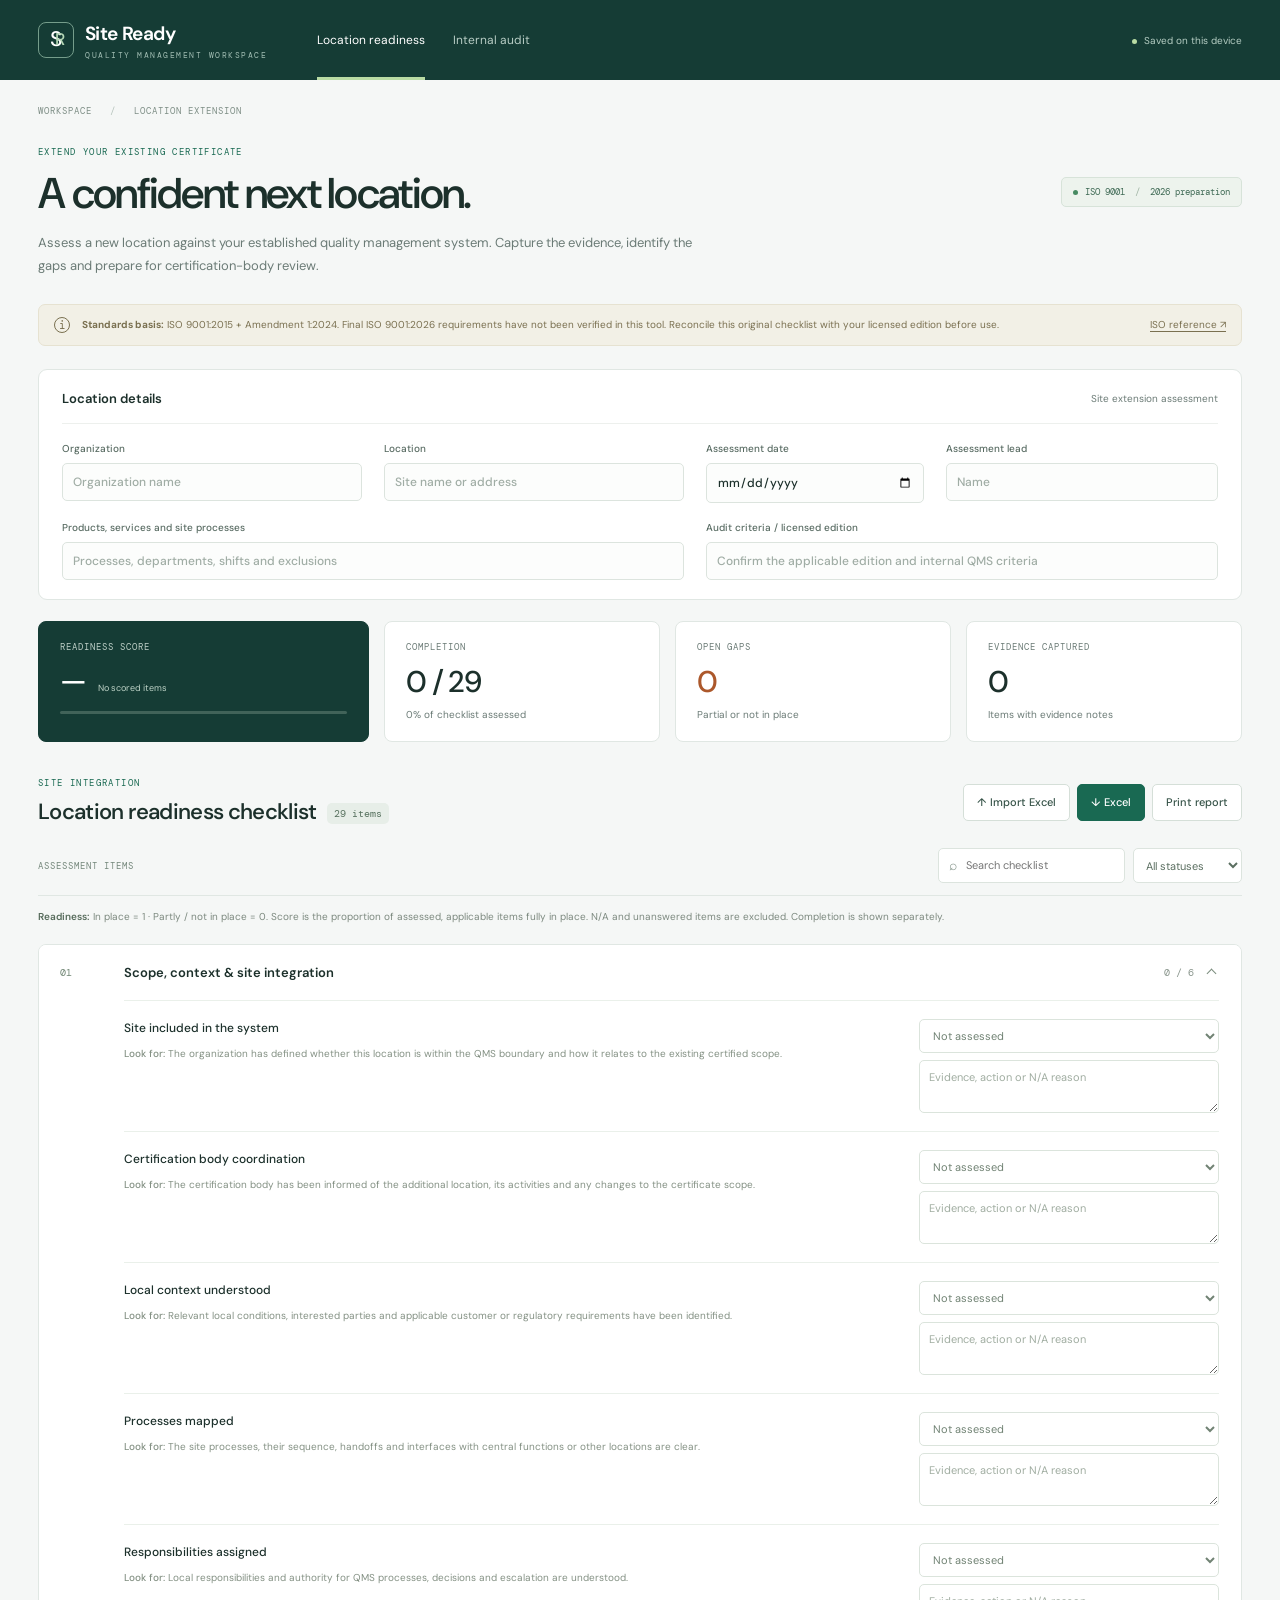
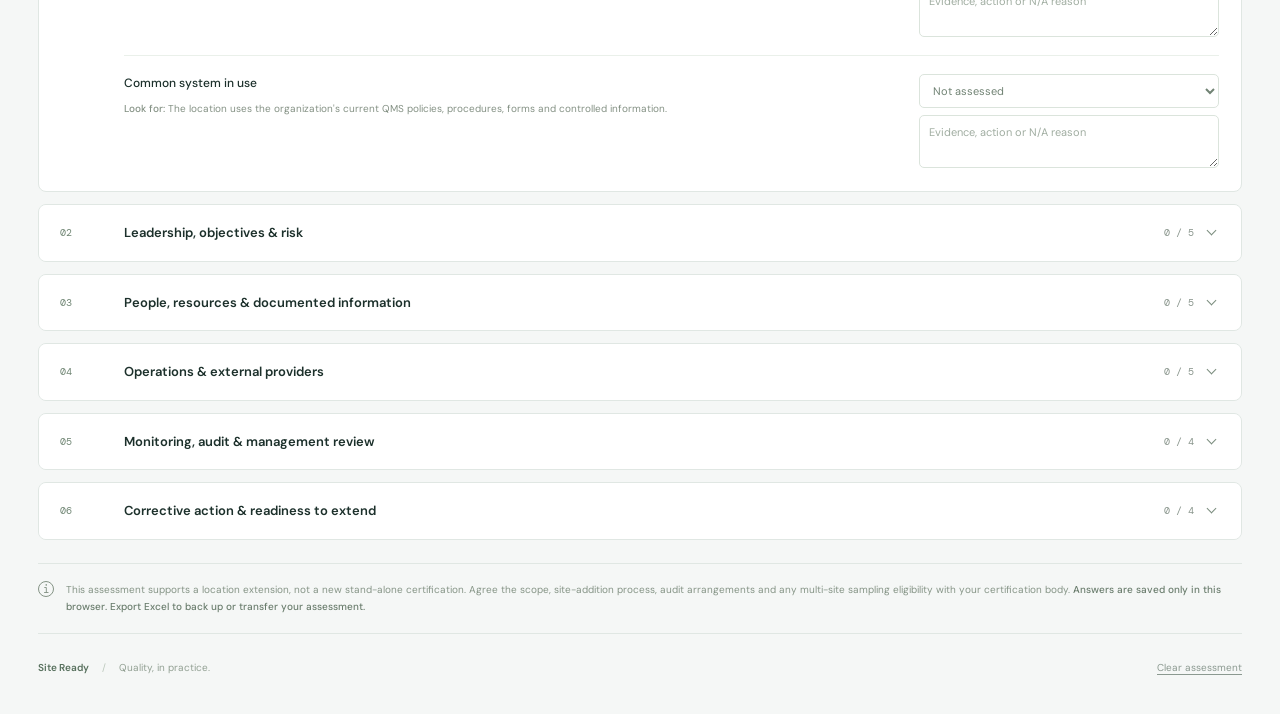
<file: index.html>
<!doctype html>
<html lang="en"><head><meta charset="utf-8"><meta name="viewport" content="width=device-width, initial-scale=1"><meta name="theme-color" content="#153c35"><meta name="description" content="Location readiness and evidence-led internal quality audits, with PDCA scoring and editable Office reports."><title>Site Ready</title><link rel="icon" href="data:,"><link rel="stylesheet" href="styles.css"><script type="module" src="app.js"></script></head>
<body data-page="readiness">
<a class="skip-link" href="#main">Skip to assessment</a>
<header class="topbar"><div class="header-inner"><a class="wordmark" href="index.html"><span class="mark" aria-hidden="true">S<span>R</span></span><span>Site Ready<small>QUALITY MANAGEMENT WORKSPACE</small></span></a><nav aria-label="Main navigation"><a href="index.html" aria-current="page">Location readiness</a><a href="audit.html" >Internal audit</a></nav><span class="save-state" id="save-state" role="status">Saved on this device</span></div></header>
<main id="main"><div class="breadcrumbs">WORKSPACE <span>/</span> LOCATION EXTENSION</div>
<section class="page-heading"><div><p class="eyebrow">EXTEND YOUR EXISTING CERTIFICATE</p><h1>A confident next location.</h1><p class="page-description">Assess a new location against your established quality management system. Capture the evidence, identify the gaps and prepare for certification-body review.</p></div><div class="heading-badge"><span class="badge-dot"></span> ISO 9001 <span class="badge-divider">/</span> 2026 preparation</div></section>
<div class="edition-notice"><span class="notice-symbol" aria-hidden="true">i</span><p><strong>Standards basis:</strong> ISO 9001:2015 + Amendment 1:2024. Final ISO 9001:2026 requirements have not been verified in this tool. Reconcile this original checklist with your licensed edition before use. </p><a href="https://www.iso.org/iso-9001-quality-management.html" target="_blank" rel="noopener noreferrer">ISO reference ↗</a></div>
<section class="panel details-panel" aria-labelledby="details-title"><div class="panel-title"><h2 id="details-title">Location details</h2><span>Site extension assessment</span></div><div class="site-details">
<label>Organization<input id="organization" placeholder="Organization name" autocomplete="organization"></label><label>Location<input id="location" placeholder="Site name or address"></label><label>Assessment date<input id="assessment-date" type="date"></label><label>Assessment lead<input id="assessment-lead" placeholder="Name"></label><label class="scope-field">Products, services and site processes<input id="scope" placeholder="Processes, departments, shifts and exclusions"></label><label class="basis-field">Audit criteria / licensed edition<input id="criteria" placeholder="Confirm the applicable edition and internal QMS criteria"></label></div></section>
<section class="metrics" aria-label="Assessment summary"><div class="metric-card main-metric"><span class="metric-label">READINESS SCORE</span><div class="metric-value"><strong id="score">—</strong><span id="score-subtitle">No assessed items</span></div><div class="progress-track"><span id="progress-fill"></span></div></div><div class="metric-card"><span class="metric-label">COMPLETION</span><strong class="stat" id="answered-count">0 / 0</strong><span id="completion-caption">0% of checklist assessed</span></div><div class="metric-card"><span class="metric-label">OPEN GAPS</span><strong class="stat warning" id="gap-count">0</strong><span>Partial or not in place</span></div><div class="metric-card"><span class="metric-label">EVIDENCE CAPTURED</span><strong class="stat" id="evidence-count">0</strong><span>Items with evidence notes</span></div></section>

<section class="assessment-section" aria-labelledby="checklist-title"><div class="section-heading"><div><p class="eyebrow">SITE INTEGRATION</p><h2 id="checklist-title">Location readiness checklist <span id="question-total" class="count-badge"></span></h2></div><div class="file-actions"><button class="button" type="button" id="import-button">↑ Import Excel</button><button class="button button-primary" type="button" id="export-xlsx">↓ Excel</button><button class="button" type="button" id="print-button">Print report</button></div></div>
<div class="checklist-toolbar"><div class="tabs" role="group" aria-label="Checklist view"><span class="toolbar-label">ASSESSMENT ITEMS</span></div><div class="filter-controls"><label class="search-box"><span aria-hidden="true">⌕</span><input id="search" type="search" aria-label="Search checklist" placeholder="Search checklist"></label><select id="status-filter" aria-label="Filter by status"><option value="all">All statuses</option><option value="unanswered">Not assessed</option><option value="gaps">Open gaps</option></select></div></div>
<div class="scoring-note"><strong>Readiness:</strong> In place = 1 · Partly / not in place = 0. Score is the proportion of assessed, applicable items fully in place. N/A and unanswered items are excluded. Completion is shown separately.</div>
<div id="checklist" class="checklist"></div><p id="empty-results" class="empty-results" hidden>No items match these filters.</p></section>

<section class="closing-note"><span class="notice-symbol" aria-hidden="true">i</span><p>This assessment supports a location extension, not a new stand-alone certification. Agree the scope, site-addition process, audit arrangements and any multi-site sampling eligibility with your certification body. <strong>Answers are saved only in this browser. Export Excel to back up or transfer your assessment.</strong></p></section>
<footer><span><strong>Site Ready</strong> <span class="footer-sep">/</span> Quality, in practice.</span><button class="text-button" id="clear-button" type="button">Clear assessment</button></footer>
</main>
<input type="file" id="import-file" accept=".xlsx" hidden><div id="message" class="toast" role="status" aria-live="polite" hidden></div>
<dialog id="clear-dialog"><form method="dialog"><p class="eyebrow">START A CLEAN ASSESSMENT</p><h2>Clear these answers?</h2><p>All details and answers for this page will be removed from this browser. Export an Excel backup first if you need to keep them.</p><div class="dialog-actions"><button class="button" value="cancel">Cancel</button><button class="button button-danger" id="confirm-clear" value="clear">Clear answers</button></div></form></dialog>
<dialog id="import-dialog"><form method="dialog"><p class="eyebrow">IMPORT EXCEL</p><h2>Replace this assessment?</h2><p id="import-summary"></p><p>The imported workbook will replace all current details and answers on this page. Export a backup first if needed.</p><div class="dialog-actions"><button class="button" value="cancel">Cancel</button><button class="button button-primary" id="confirm-import" value="import">Replace assessment</button></div></form></dialog>
</body></html>
</file>
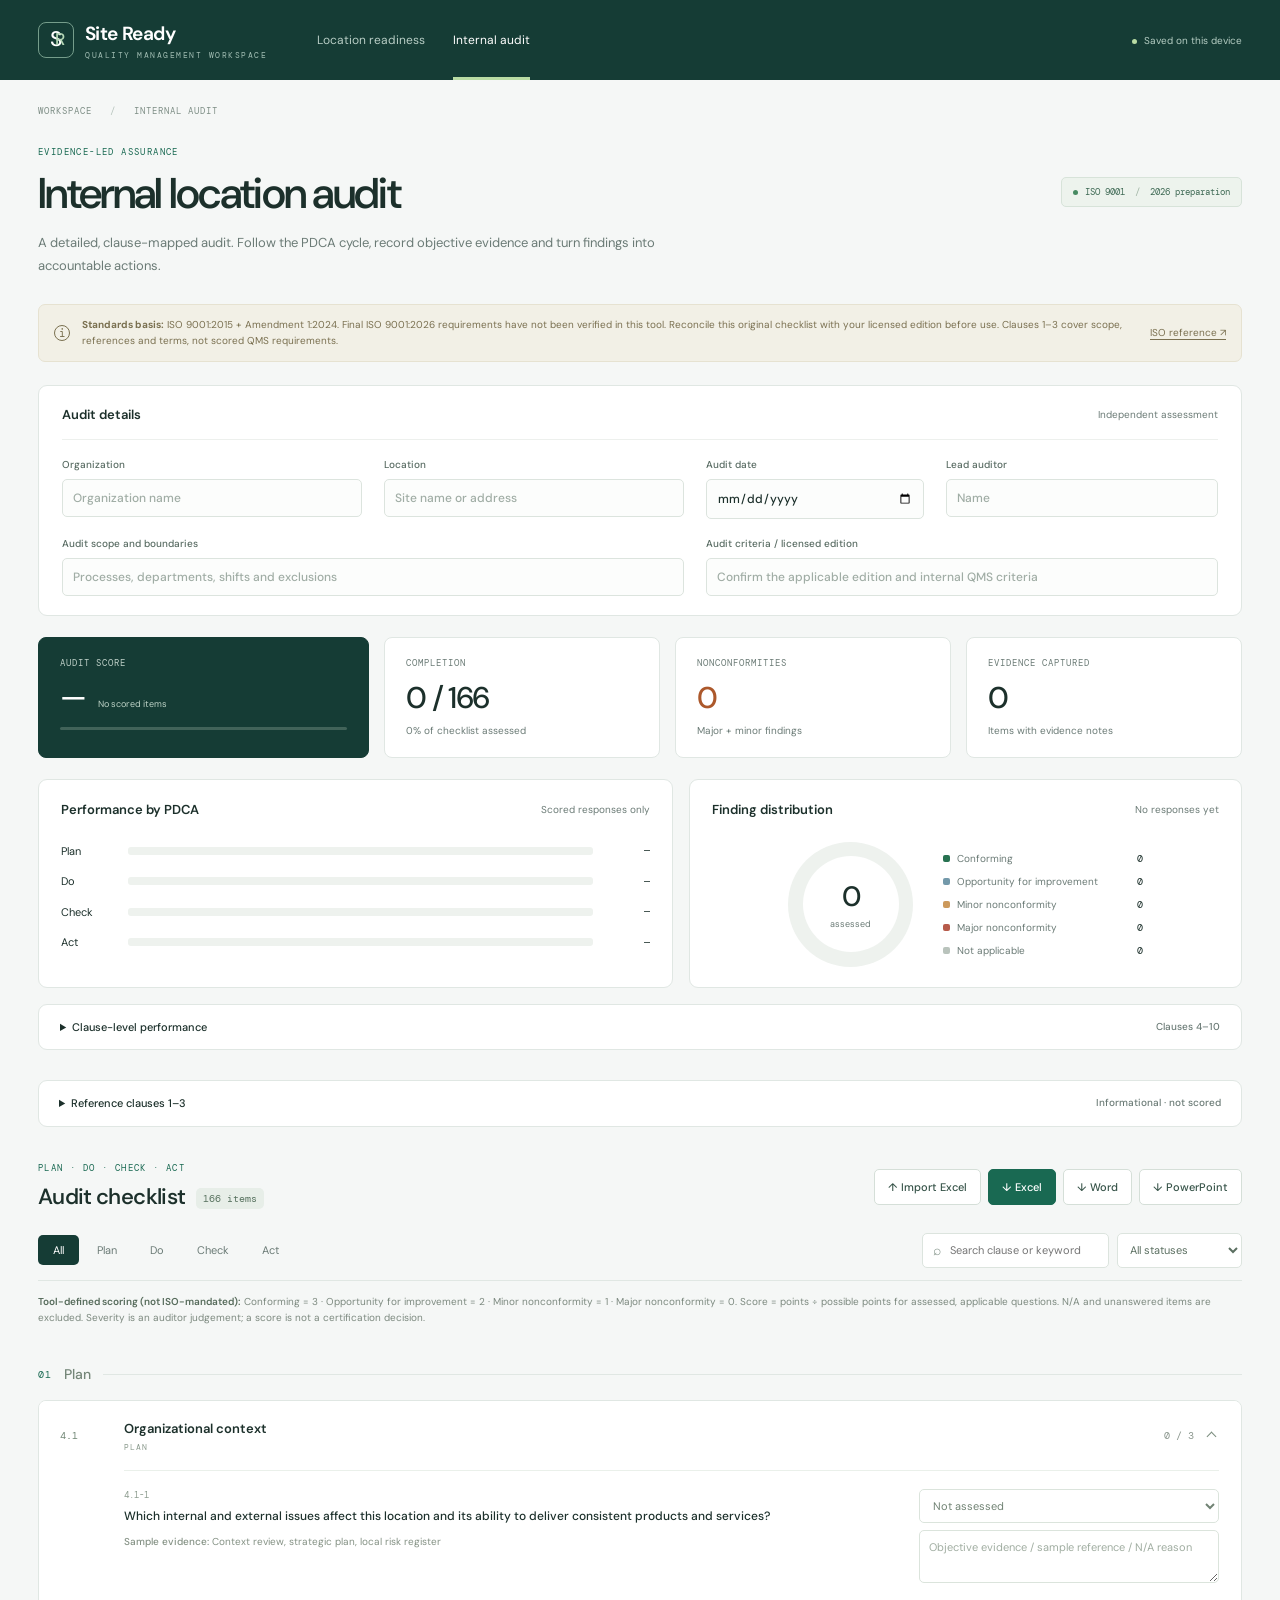
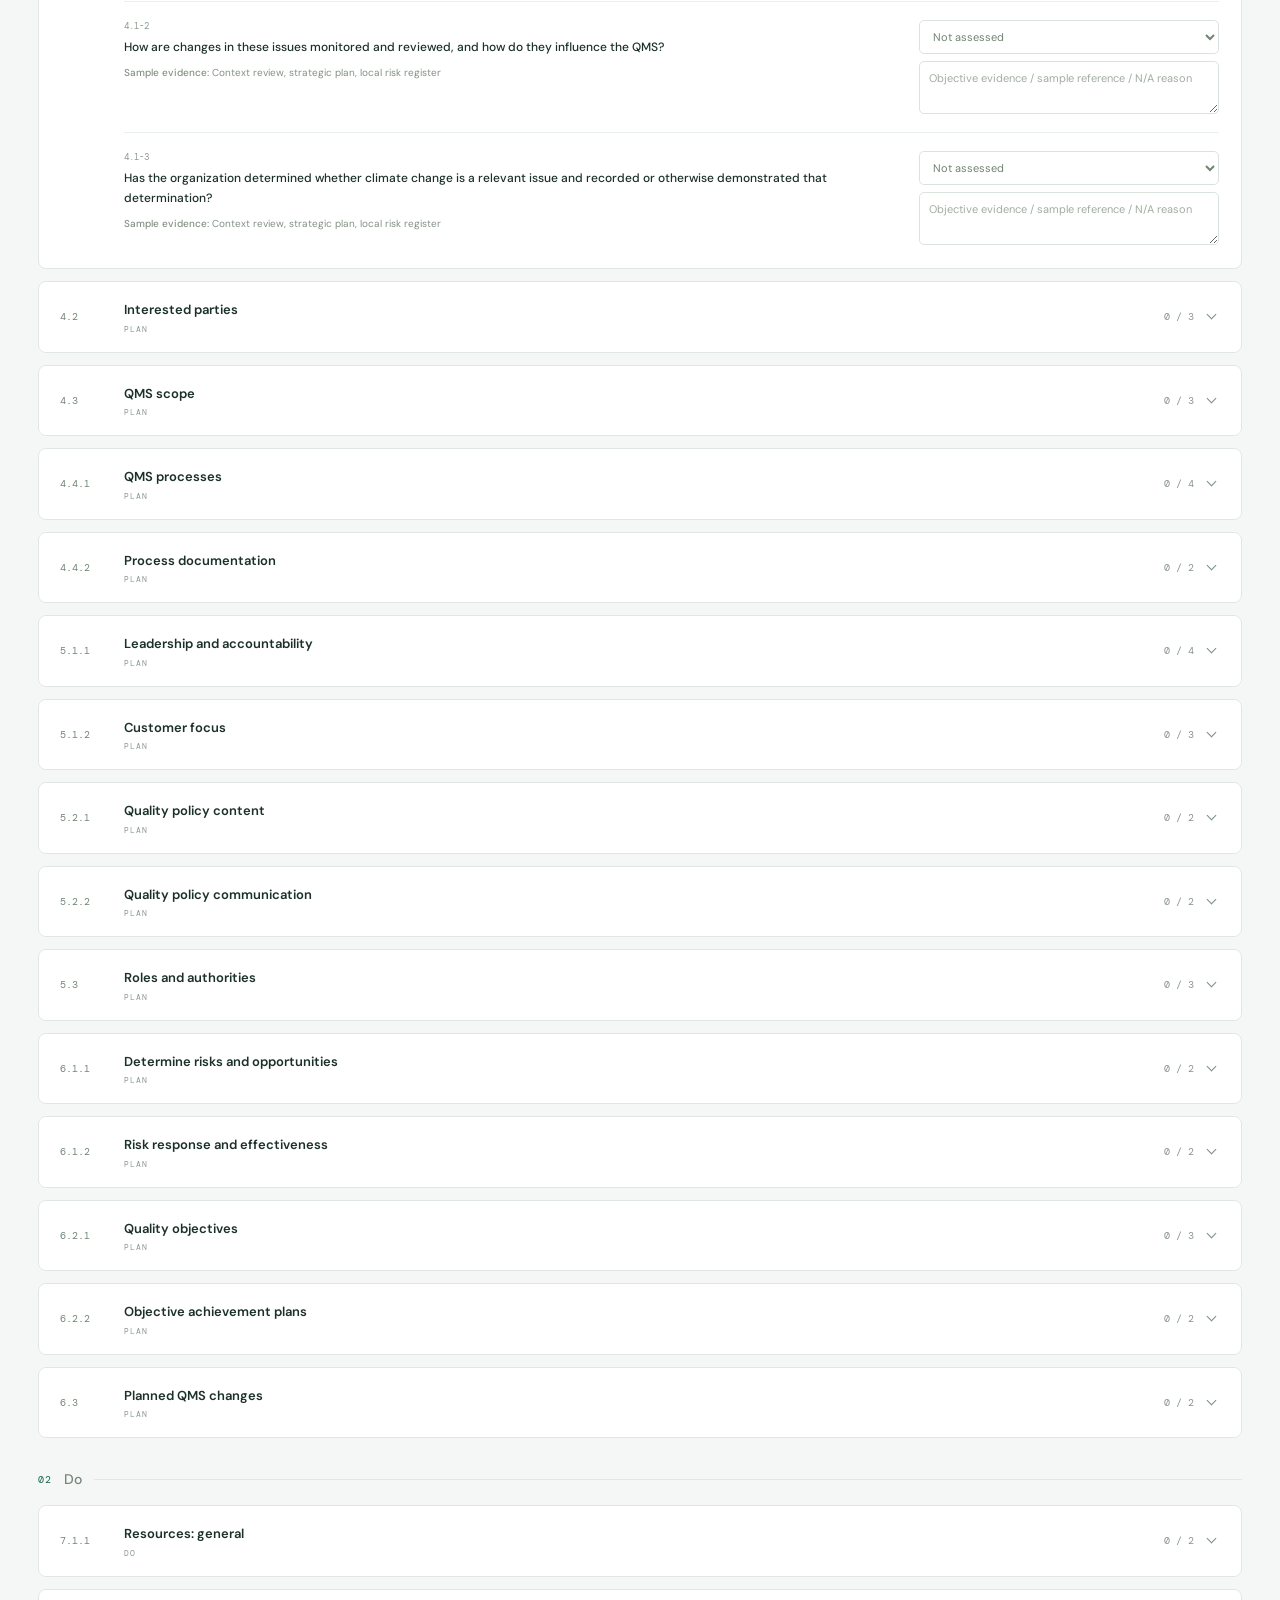
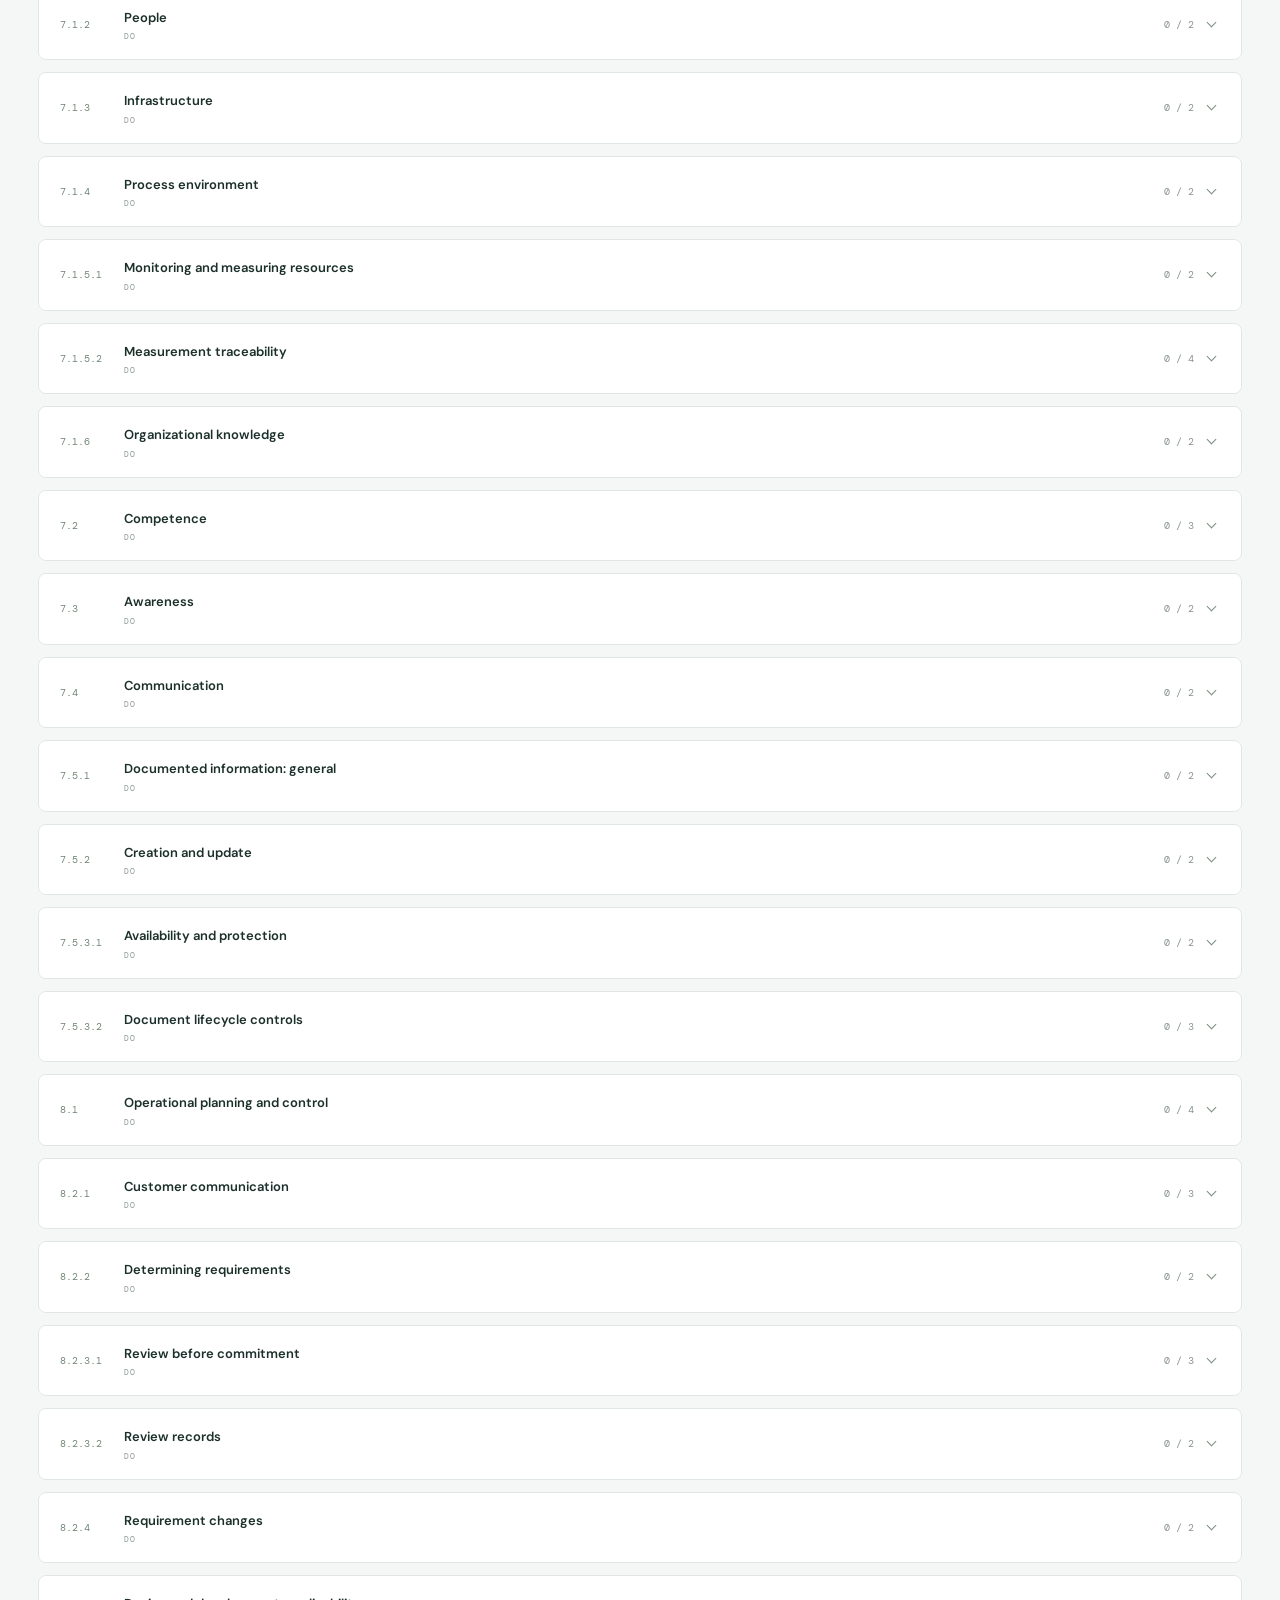
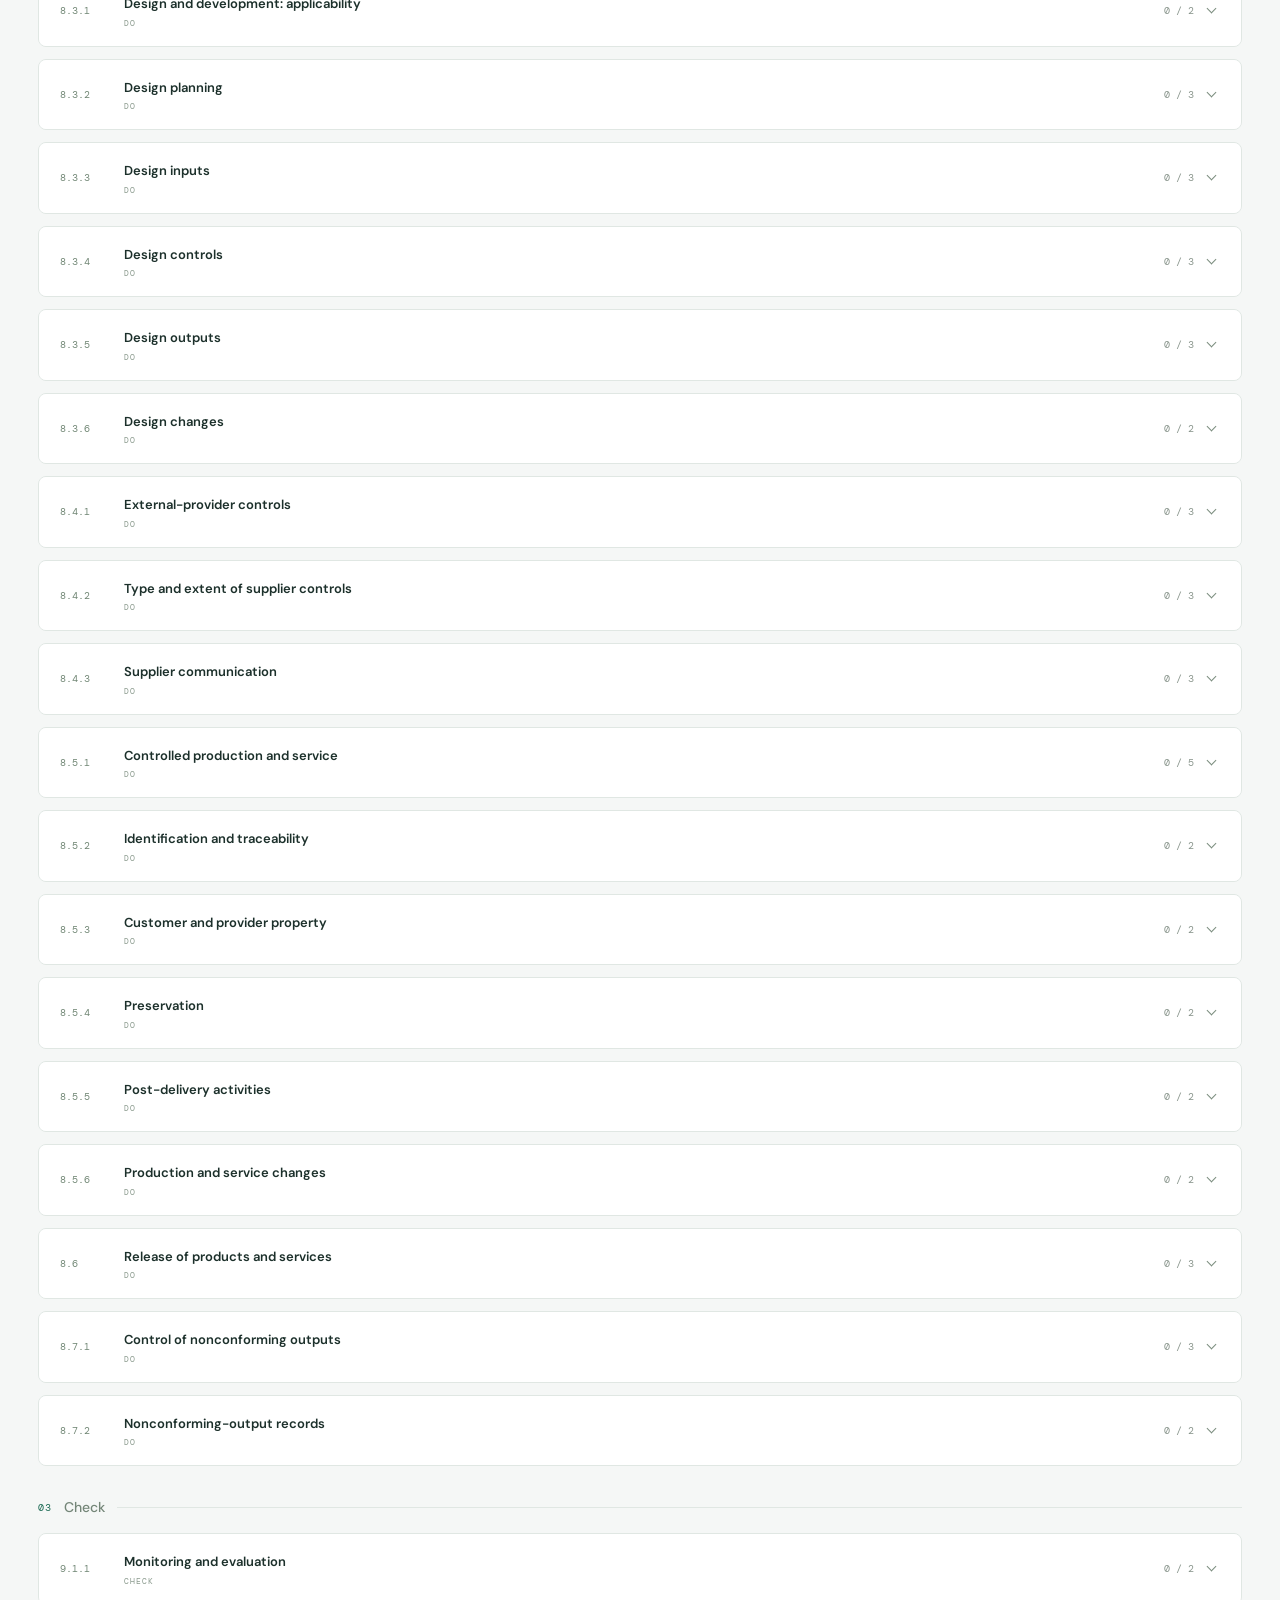
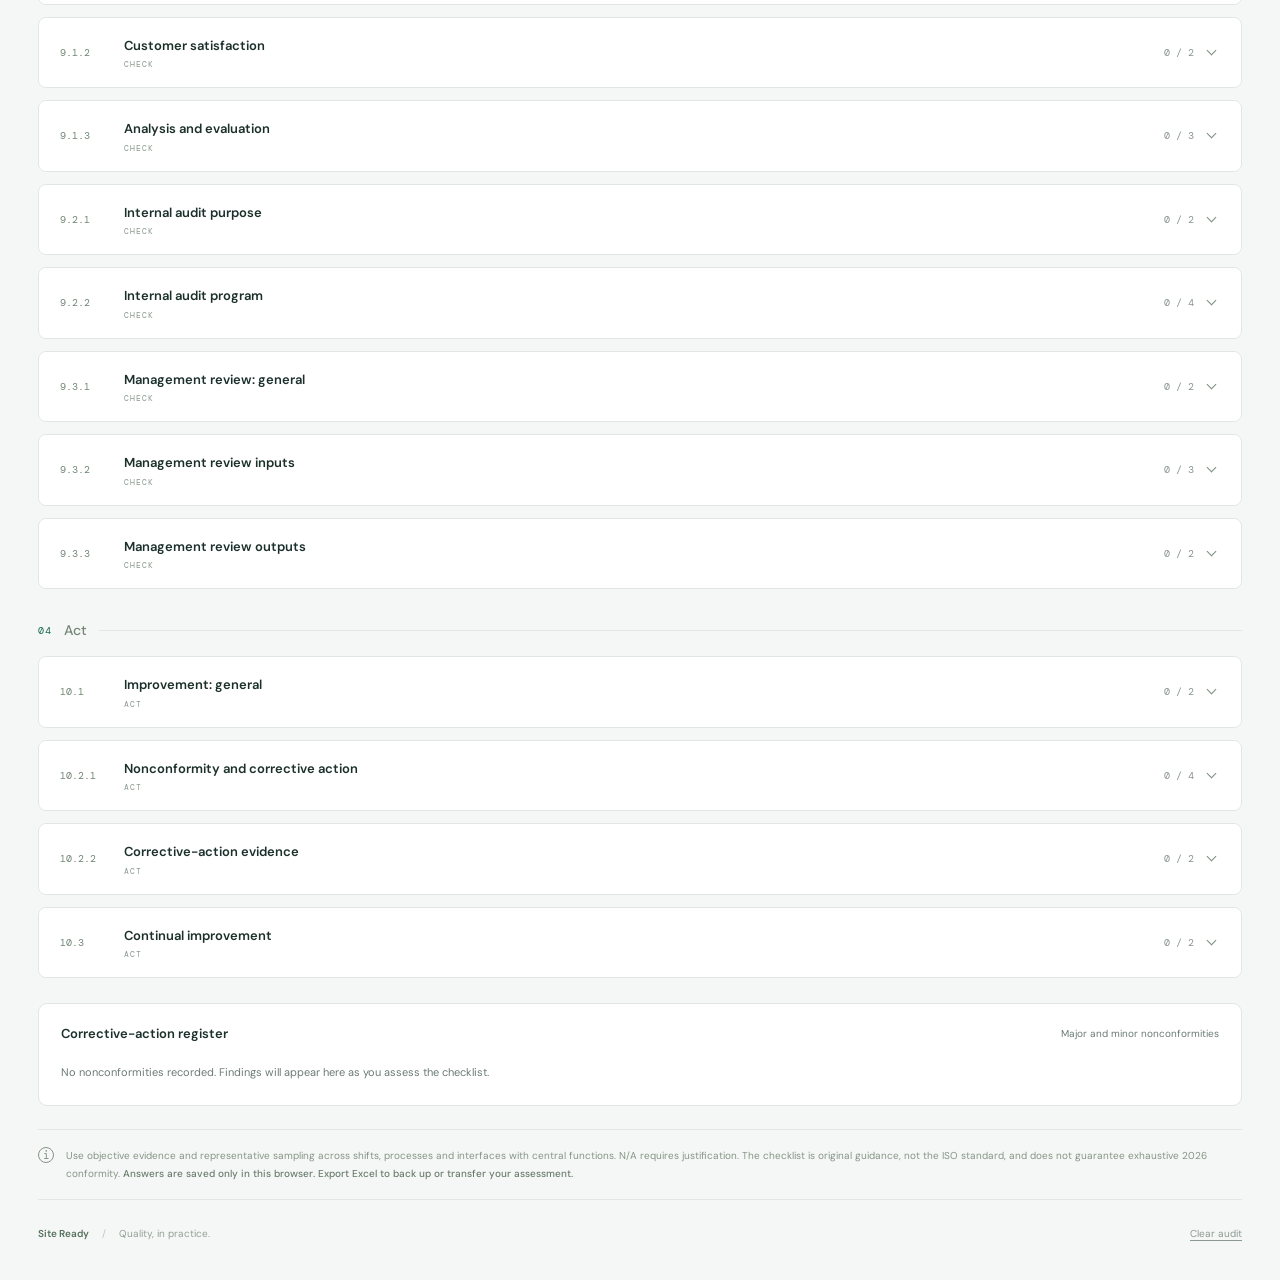
<file: audit.html>
<!doctype html>
<html lang="en"><head><meta charset="utf-8"><meta name="viewport" content="width=device-width, initial-scale=1"><meta name="theme-color" content="#153c35"><meta name="description" content="Location readiness and evidence-led internal quality audits, with PDCA scoring and editable Office reports."><title>Internal Audit</title><link rel="icon" href="data:,"><link rel="stylesheet" href="styles.css"><script type="module" src="app.js"></script></head>
<body data-page="audit">
<a class="skip-link" href="#main">Skip to assessment</a>
<header class="topbar"><div class="header-inner"><a class="wordmark" href="index.html"><span class="mark" aria-hidden="true">S<span>R</span></span><span>Site Ready<small>QUALITY MANAGEMENT WORKSPACE</small></span></a><nav aria-label="Main navigation"><a href="index.html" >Location readiness</a><a href="audit.html" aria-current="page">Internal audit</a></nav><span class="save-state" id="save-state" role="status">Saved on this device</span></div></header>
<main id="main"><div class="breadcrumbs">WORKSPACE <span>/</span> INTERNAL AUDIT</div>
<section class="page-heading"><div><p class="eyebrow">EVIDENCE-LED ASSURANCE</p><h1>Internal location audit</h1><p class="page-description">A detailed, clause-mapped audit. Follow the PDCA cycle, record objective evidence and turn findings into accountable actions.</p></div><div class="heading-badge"><span class="badge-dot"></span> ISO 9001 <span class="badge-divider">/</span> 2026 preparation</div></section>
<div class="edition-notice"><span class="notice-symbol" aria-hidden="true">i</span><p><strong>Standards basis:</strong> ISO 9001:2015 + Amendment 1:2024. Final ISO 9001:2026 requirements have not been verified in this tool. Reconcile this original checklist with your licensed edition before use. Clauses 1–3 cover scope, references and terms, not scored QMS requirements.</p><a href="https://www.iso.org/iso-9001-quality-management.html" target="_blank" rel="noopener noreferrer">ISO reference ↗</a></div>
<section class="panel details-panel" aria-labelledby="details-title"><div class="panel-title"><h2 id="details-title">Audit details</h2><span>Independent assessment</span></div><div class="site-details">
<label>Organization<input id="organization" placeholder="Organization name" autocomplete="organization"></label><label>Location<input id="location" placeholder="Site name or address"></label><label>Audit date<input id="assessment-date" type="date"></label><label>Lead auditor<input id="assessment-lead" placeholder="Name"></label><label class="scope-field">Audit scope and boundaries<input id="scope" placeholder="Processes, departments, shifts and exclusions"></label><label class="basis-field">Audit criteria / licensed edition<input id="criteria" placeholder="Confirm the applicable edition and internal QMS criteria"></label></div></section>
<section class="metrics" aria-label="Assessment summary"><div class="metric-card main-metric"><span class="metric-label">AUDIT SCORE</span><div class="metric-value"><strong id="score">—</strong><span id="score-subtitle">No assessed items</span></div><div class="progress-track"><span id="progress-fill"></span></div></div><div class="metric-card"><span class="metric-label">COMPLETION</span><strong class="stat" id="answered-count">0 / 0</strong><span id="completion-caption">0% of checklist assessed</span></div><div class="metric-card"><span class="metric-label">NONCONFORMITIES</span><strong class="stat warning" id="gap-count">0</strong><span>Major + minor findings</span></div><div class="metric-card"><span class="metric-label">EVIDENCE CAPTURED</span><strong class="stat" id="evidence-count">0</strong><span>Items with evidence notes</span></div></section>
<section class="charts" aria-label="Audit performance charts"><div class="panel chart-panel"><div class="panel-title"><h2>Performance by PDCA</h2><span>Scored responses only</span></div><div id="pdca-chart" class="bar-chart"></div></div><div class="panel chart-panel"><div class="panel-title"><h2>Finding distribution</h2><span id="distribution-total">No responses yet</span></div><div class="distribution"><div class="donut" id="finding-donut" role="img" aria-label="No responses yet"><div><strong id="donut-count">0</strong><span>assessed</span></div></div><div id="finding-legend" class="chart-legend"></div></div></div><details class="panel clause-chart-panel"><summary>Clause-level performance <span>Clauses 4–10</span></summary><div id="clause-chart" class="bar-chart"></div></details></section>
<details class="panel reference-panel"><summary>Reference clauses 1–3 <span>Informational · not scored</span></summary><div><p><strong>1 · Scope.</strong> Confirm the standard applies to the organization's products and services and intended QMS outcomes. The local audit boundary is recorded above.</p><p><strong>2 · Normative references.</strong> For this baseline, use ISO 9000:2015 for referenced fundamentals and vocabulary. Verify the normative references in your licensed 2026 edition.</p><p><strong>3 · Terms and definitions.</strong> Apply the referenced QMS vocabulary consistently, including conformity, correction, corrective action and objective evidence.</p></div></details><section class="assessment-section" aria-labelledby="checklist-title"><div class="section-heading"><div><p class="eyebrow">PLAN · DO · CHECK · ACT</p><h2 id="checklist-title">Audit checklist <span id="question-total" class="count-badge"></span></h2></div><div class="file-actions"><button class="button" type="button" id="import-button">↑ Import Excel</button><button class="button button-primary" type="button" id="export-xlsx">↓ Excel</button><button class="button" type="button" id="export-docx">↓ Word</button><button class="button" type="button" id="export-pptx">↓ PowerPoint</button></div></div>
<div class="checklist-toolbar"><div class="tabs" role="group" aria-label="PDCA stage"><button type="button" class="tab active" data-phase="All" aria-pressed="true">All</button><button type="button" class="tab " data-phase="Plan" aria-pressed="false">Plan</button><button type="button" class="tab " data-phase="Do" aria-pressed="false">Do</button><button type="button" class="tab " data-phase="Check" aria-pressed="false">Check</button><button type="button" class="tab " data-phase="Act" aria-pressed="false">Act</button></div><div class="filter-controls"><label class="search-box"><span aria-hidden="true">⌕</span><input id="search" type="search" aria-label="Search checklist" placeholder="Search clause or keyword"></label><select id="status-filter" aria-label="Filter by status"><option value="all">All statuses</option><option value="unanswered">Not assessed</option><option value="gaps">Nonconformities</option></select></div></div>
<div class="scoring-note"><strong>Tool-defined scoring (not ISO-mandated):</strong> Conforming = 3 · Opportunity for improvement = 2 · Minor nonconformity = 1 · Major nonconformity = 0. Score = points ÷ possible points for assessed, applicable questions. N/A and unanswered items are excluded. Severity is an auditor judgement; a score is not a certification decision.</div>
<div id="checklist" class="checklist"></div><p id="empty-results" class="empty-results" hidden>No items match these filters.</p></section>
<section class="panel findings-panel"><div class="panel-title"><h2>Corrective-action register</h2><span>Major and minor nonconformities</span></div><div id="action-register"></div></section>
<section class="closing-note"><span class="notice-symbol" aria-hidden="true">i</span><p>Use objective evidence and representative sampling across shifts, processes and interfaces with central functions. N/A requires justification. The checklist is original guidance, not the ISO standard, and does not guarantee exhaustive 2026 conformity. <strong>Answers are saved only in this browser. Export Excel to back up or transfer your assessment.</strong></p></section>
<footer><span><strong>Site Ready</strong> <span class="footer-sep">/</span> Quality, in practice.</span><button class="text-button" id="clear-button" type="button">Clear audit</button></footer>
</main>
<input type="file" id="import-file" accept=".xlsx" hidden><div id="message" class="toast" role="status" aria-live="polite" hidden></div>
<dialog id="clear-dialog"><form method="dialog"><p class="eyebrow">START A CLEAN ASSESSMENT</p><h2>Clear these answers?</h2><p>All details and answers for this page will be removed from this browser. Export an Excel backup first if you need to keep them.</p><div class="dialog-actions"><button class="button" value="cancel">Cancel</button><button class="button button-danger" id="confirm-clear" value="clear">Clear answers</button></div></form></dialog>
<dialog id="import-dialog"><form method="dialog"><p class="eyebrow">IMPORT EXCEL</p><h2>Replace this assessment?</h2><p id="import-summary"></p><p>The imported workbook will replace all current details and answers on this page. Export a backup first if needed.</p><div class="dialog-actions"><button class="button" value="cancel">Cancel</button><button class="button button-primary" id="confirm-import" value="import">Replace assessment</button></div></form></dialog>
</body></html>
</file>
<file: styles.css>
@import url('https://fonts.googleapis.com/css2?family=DM+Sans:wght@400;450;500;550;600;650;700&family=DM+Mono:wght@400;500&display=swap');
:root{--ink:#1c302b;--muted:#6b7b76;--green:#196952;--dark:#153c35;--paper:#f5f7f6;--line:#e0e7e3;--orange:#ac582b;--sans:'DM Sans',system-ui,sans-serif;--mono:'DM Mono',monospace;color-scheme:light}*{box-sizing:border-box}body{margin:0;background:var(--paper);color:var(--ink);font:14px/1.5 var(--sans);-webkit-font-smoothing:antialiased}button,input,select,textarea{font:inherit}button,a,input,select,textarea{touch-action:manipulation}button{cursor:pointer}a{color:var(--green)}[hidden]{display:none!important}.skip-link{position:fixed;top:-60px;left:20px;z-index:20;background:white;padding:12px}.skip-link:focus{top:10px}.topbar{background:var(--dark);color:white}.header-inner{max-width:1280px;min-height:80px;margin:auto;padding:0 38px;display:flex;align-items:center;gap:50px}.wordmark{display:flex;gap:11px;align-items:center;text-decoration:none;color:white;font-size:19px;font-weight:650;letter-spacing:-.6px}.wordmark small{display:block;font:8px var(--mono);letter-spacing:1.5px;color:#a1bdb3;margin-top:2px}.mark{width:36px;height:36px;border:1px solid #759d8b;border-radius:8px;display:flex;align-items:center;justify-content:center;font-size:21px;font-weight:500;letter-spacing:-7px;padding-right:5px}.mark span{color:#b5d8b7;font-size:17px}.topbar nav{display:flex;align-self:stretch;gap:28px}.topbar nav a{display:flex;align-items:center;border-bottom:3px solid transparent;padding:3px 0 0;color:#b8cdc5;font-size:12px;text-decoration:none}.topbar nav a:hover{color:white}.topbar nav a[aria-current]{color:white;border-color:#b9dca4}.save-state{margin-left:auto;font-size:10px;color:#b6cec4;white-space:nowrap}.save-state:before{content:'';display:inline-block;width:5px;height:5px;border-radius:50%;background:#b9dca4;margin-right:7px}main{max-width:1280px;margin:auto;padding:0 38px}.breadcrumbs{padding:25px 0 29px;font:9px var(--mono);letter-spacing:1px;color:#7e8e86}.breadcrumbs span{padding:0 12px;color:#b6c3bc}.page-heading{display:flex;justify-content:space-between;align-items:flex-start;gap:28px;margin-bottom:27px}.eyebrow{margin:0 0 11px;font:9px var(--mono);letter-spacing:1.4px;color:var(--green)}h1{margin:0;font-size:clamp(30px,3.5vw,43px);line-height:1.15;font-weight:550;letter-spacing:-1.7px}.page-description{margin:14px 0 0;max-width:660px;font-size:13px;line-height:1.7;color:var(--muted)}.heading-badge{margin-top:31px;background:#edf3ed;border:1px solid #d7e3d9;padding:8px 11px;border-radius:5px;font:9px var(--mono);color:#3e6954;white-space:nowrap;display:flex;align-items:center;gap:7px}.badge-dot{background:#478a61;width:5px;height:5px;border-radius:50%}.badge-divider{color:#a0b4a4;padding:0 3px}.edition-notice{display:flex;align-items:center;gap:12px;padding:12px 15px;background:#f2f0e6;border:1px solid #e6e2d1;border-radius:7px;margin-bottom:23px;color:#7a7050}.edition-notice p{font-size:10px;line-height:1.6;margin:0;flex:1}.edition-notice a{color:#7a7050;font-size:10px;white-space:nowrap;text-underline-offset:3px}.notice-symbol{flex-shrink:0;border:1px solid currentColor;width:16px;height:16px;display:grid;place-items:center;border-radius:50%;font:11px var(--mono)}.panel{background:white;border:1px solid var(--line);border-radius:9px}.panel-title{display:flex;align-items:center;justify-content:space-between;gap:14px}.panel-title h2{margin:0;font-size:13px;font-weight:600}.panel-title>span{font-size:10px;color:var(--muted)}.details-panel{padding:19px 23px}.details-panel .panel-title{padding-bottom:15px;border-bottom:1px solid #edf0ed}.site-details{display:grid;grid-template-columns:1.1fr 1.1fr .8fr 1fr;gap:17px 22px;margin-top:17px}.site-details label{font-size:10px;font-weight:500;color:#586b62}.site-details input{display:block;width:100%;margin-top:7px;border:1px solid #dce4de;border-radius:5px;padding:9px 10px;font-size:12px;background:#fcfdfc;color:var(--ink);outline:none;min-width:0}.site-details input::placeholder{color:#a0ada5}.site-details input:focus{background:white;border-color:#4d8e70;box-shadow:0 0 0 2px #eaf2ec}.scope-field,.basis-field{grid-column:span 2}.metrics{display:grid;grid-template-columns:1.2fr 1fr 1fr 1fr;gap:15px;margin:21px 0}.metric-card{min-width:0;background:white;border:1px solid var(--line);border-radius:8px;padding:19px 21px;display:flex;flex-direction:column}.main-metric{background:var(--dark);border-color:var(--dark);color:white}.metric-label{font:9px var(--mono);letter-spacing:1px;color:var(--muted)}.main-metric .metric-label{color:#bfd0c8}.metric-value{display:flex;align-items:baseline;gap:12px;margin-top:10px}.metric-value strong,.stat{font-size:30px;font-weight:500;letter-spacing:-1.3px;line-height:1.2}.metric-value span{font-size:9px;color:#bed3c7}.progress-track{height:3px;overflow:hidden;border-radius:5px;background:#416359;margin-top:12px}.progress-track span{display:block;height:100%;background:#bddca7;transition:width .2s}.stat{margin-top:11px}.metric-card>span:last-child:not(.metric-label){font-size:10px;color:var(--muted);margin-top:7px}.warning{color:var(--orange)}.charts{display:grid;grid-template-columns:1.15fr 1fr;gap:16px;margin:0 0 30px}.chart-panel{padding:20px 22px}.bar-chart{display:grid;gap:14px;margin-top:23px}.chart-row{display:grid;grid-template-columns:55px 1fr 45px;align-items:center;gap:12px;font-size:11px}.chart-track{height:8px;background:#eef2ee;border-radius:3px;overflow:hidden}.chart-track span{display:block;height:100%;background:var(--green);border-radius:3px;transition:width .2s}.chart-row b{font:10px var(--mono);text-align:right;font-weight:400}.chart-row:nth-child(2) .chart-track span{background:#537e8b}.chart-row:nth-child(3) .chart-track span{background:#97ae77}.chart-row:nth-child(4) .chart-track span{background:#bc9b63}.distribution{display:flex;align-items:center;justify-content:center;gap:30px;margin-top:22px}.donut{width:125px;height:125px;border-radius:50%;background:#eef2ee;display:grid;place-items:center;flex-shrink:0}.donut>div{width:96px;height:96px;background:white;display:flex;flex-direction:column;align-items:center;justify-content:center;border-radius:50%}.donut strong{font-size:28px;font-weight:500;letter-spacing:-1px}.donut span{font-size:9px;color:var(--muted)}.chart-legend{display:grid;gap:8px;flex:1;max-width:200px}.legend-line{display:flex;align-items:center;gap:7px;font-size:10px;color:var(--muted)}.legend-line i{width:7px;height:7px;border-radius:2px}.legend-line b{margin-left:auto;color:var(--ink);font:10px var(--mono)}.clause-chart-panel{grid-column:1/-1;padding:14px 21px}.clause-chart-panel summary{cursor:pointer;font-size:11px;font-weight:500}.clause-chart-panel summary span{float:right;color:var(--muted);font-size:10px}.clause-chart-panel .bar-chart{margin-bottom:10px}.reference-panel{padding:14px 20px;margin:24px 0}.reference-panel summary{font-size:11px;cursor:pointer;font-weight:500}.reference-panel summary span{float:right;font-size:10px;color:var(--muted)}.reference-panel p{font-size:11px;color:var(--muted);line-height:1.7}.reference-panel strong{font-weight:500;color:var(--ink)}.section-heading{display:flex;justify-content:space-between;align-items:center;gap:15px;margin:35px 0 20px}.section-heading h2{margin:0;font-size:22px;font-weight:550;letter-spacing:-.65px}.section-heading .eyebrow{margin-bottom:6px}.count-badge{display:inline-block;vertical-align:middle;background:#e7eee8;color:#57715e;font:10px var(--mono);padding:4px 7px;border-radius:5px;margin-left:6px;letter-spacing:0}.file-actions{display:flex;gap:7px;flex-wrap:wrap}.button{display:inline-flex;align-items:center;justify-content:center;border:1px solid #d5dfd8;background:white;padding:9px 13px;border-radius:5px;color:#365348;font-size:11px;font-weight:500;gap:6px;white-space:nowrap;text-decoration:none}.button:hover{background:#edf3ee;border-color:#a9bfb0}.button:disabled{opacity:.6;cursor:wait}.button-primary{background:var(--green);color:white;border-color:var(--green)}.button-primary:hover{background:#11543f;border-color:#11543f}.button-danger{color:#a63c36;border-color:#edcec9;background:#fff6f4}.checklist-toolbar{display:flex;justify-content:space-between;align-items:center;gap:15px;border-bottom:1px solid var(--line);padding:0 0 12px}.tabs{display:flex;gap:3px}.tab{border:0;background:transparent;padding:7px 15px;border-radius:5px;font-size:11px;color:var(--muted)}.tab:hover{background:#eaf0ea}.tab.active{background:var(--dark);color:white}.toolbar-label{font:9px var(--mono);letter-spacing:1px;color:#74877b}.filter-controls{display:flex;gap:8px}.search-box{display:flex;gap:7px;align-items:center;border:1px solid #dce4de;background:white;border-radius:5px;padding:6px 10px;color:#7a8b80}.search-box input{width:150px;border:0;outline:none;font-size:11px;background:transparent;color:var(--ink)}#status-filter{padding:6px 8px;border:1px solid #dce4de;background:white;border-radius:5px;color:#5b6f61;font-size:11px}.scoring-note{font-size:10px;line-height:1.65;color:#7c897f;margin:13px 0 18px}.scoring-note strong{color:#566b5b;font-weight:600}.checklist{display:grid;gap:12px}.section{border:1px solid var(--line);background:white;border-radius:8px;overflow:hidden}.section-head{width:100%;border:0;background:white;display:grid;grid-template-columns:50px 1fr auto 12px;align-items:center;gap:14px;padding:18px 21px;text-align:left;color:var(--ink)}.section-head:hover{background:#fafcf9}.section-num{color:#708674;font:10px var(--mono)}.section-title{font-size:13px;font-weight:600}.section-title small{display:block;margin-top:4px;font:8px var(--mono);letter-spacing:1px;color:#8a9a8d}.section-progress{font:10px var(--mono);color:#89958c}.chevron{width:7px;height:7px;border-bottom:1.5px solid #7b8d7e;border-right:1.5px solid #7b8d7e;transform:rotate(45deg);margin-bottom:4px}.section-head[aria-expanded=true] .chevron{transform:rotate(225deg);margin-top:7px}.section-items{padding:0 22px 5px 85px}.question{border-top:1px solid #eaf0ea;display:grid;grid-template-columns:1fr 300px;gap:24px;padding:18px 0}.question-copy{min-width:0}.question-id{font:9px var(--mono);color:#8c9b8e;margin-bottom:6px}.question-title{font-size:12px;line-height:1.65;font-weight:500}.question-help{margin-top:7px;font-size:10px;color:#849184;line-height:1.6}.question-help strong{font-weight:500}.question-controls{display:grid;gap:7px;align-content:start}.question-controls label{font-size:9px;color:#728373}.status-select,.evidence,.control-input{width:100%;padding:8px 9px;border:1px solid #dbe4dc;border-radius:5px;font-size:11px;color:var(--ink);outline:none;background:#fff}.status-select{min-height:34px;color:#718374}.status-select.status-ready{background:#edf6ef;border-color:#cddfd0;color:#246c45}.status-select.status-gap{background:#fff4e9;border-color:#e9d8c5;color:#9b5c23}.status-select.status-major{background:#fcf0ed;border-color:#e6c7c0;color:#a03c31}.status-select.status-na{background:#f2f4f2;color:#78847a}.status-select.status-ofi{background:#edf3f6;color:#487381;border-color:#cedee5}.evidence{resize:vertical;min-height:53px;line-height:1.5}.evidence::placeholder,.control-input::placeholder{color:#a0ada1}.status-select:focus,.evidence:focus,.control-input:focus{border-color:#5c9171;box-shadow:0 0 0 2px #edf4ec}.action-fields{display:grid;gap:7px}.action-meta{display:grid;grid-template-columns:1fr 1fr;gap:7px}.action-meta label input{margin-top:3px;min-width:0}.na-hint{font-size:9px;color:#9b6b37;margin:0}.empty-results{padding:35px;text-align:center;color:var(--muted);border:1px dashed var(--line);border-radius:8px}.findings-panel{margin-top:25px;padding:20px 22px}.findings-panel .panel-title{padding-bottom:15px}.register-empty{margin:5px 0;font-size:11px;color:var(--muted)}.table-scroll{overflow:auto}table{width:100%;border-collapse:collapse;text-align:left;font-size:10px}th{font:9px var(--mono);letter-spacing:.4px;color:#748675;background:#f4f7f3}td,th{padding:11px 9px;border-bottom:1px solid #e6ece5;vertical-align:top}td{line-height:1.6;overflow-wrap:anywhere}.finding-link{color:var(--green);text-decoration:none;font:10px var(--mono)}.finding-tag{display:inline-block;white-space:nowrap;font-size:9px;color:var(--orange);background:#fff2e7;border-radius:3px;padding:3px 6px}.finding-tag.major{color:#a04438;background:#fbefec}.closing-note{display:flex;align-items:flex-start;gap:12px;padding:17px 0;margin-top:23px;border-top:1px solid var(--line);color:#859486}.closing-note p{margin:0;font-size:10px;line-height:1.75}.closing-note strong{font-weight:500;color:#697c6c}footer{display:flex;justify-content:space-between;align-items:center;gap:12px;border-top:1px solid var(--line);padding:22px 0 35px;color:#92a093;font-size:10px}footer strong{color:#57705d;font-weight:600}.footer-sep{padding:0 10px;color:#bcc8bc}.text-button{background:none;border:0;padding:4px 0;font-size:10px;color:#8b9990;text-decoration:underline;text-underline-offset:3px}.text-button:hover{color:#a04438}dialog{width:min(450px,calc(100vw - 30px));border:1px solid var(--line);border-radius:12px;padding:30px;color:var(--ink);box-shadow:0 20px 70px #12322130}dialog::backdrop{background:#18392c77;backdrop-filter:blur(3px)}dialog h2{font-size:24px;letter-spacing:-.7px;font-weight:550;margin:0}dialog p:not(.eyebrow){font-size:12px;color:var(--muted);line-height:1.7}.dialog-actions{display:flex;justify-content:flex-end;gap:8px;margin-top:25px}.toast{position:fixed;bottom:25px;left:50%;transform:translateX(-50%);z-index:30;background:var(--dark);color:white;padding:13px 20px;border-radius:7px;box-shadow:0 5px 30px #17352630;font-size:12px;max-width:calc(100vw - 30px)}.toast.error{background:#8a342d}button:focus-visible,a:focus-visible,summary:focus-visible{outline:2px solid #8cb68c;outline-offset:4px}.print-value{display:none}.pdca-heading{display:flex;align-items:center;gap:12px;padding:19px 0 3px}.pdca-heading span{font:10px var(--mono);color:var(--green);letter-spacing:1px}.pdca-heading h3{font-size:14px;font-weight:500;margin:0;color:#748678}.pdca-heading:after{content:'';height:1px;background:var(--line);flex:1}
@media(min-width:1500px){main,.header-inner{max-width:1400px}.question{grid-template-columns:1fr 340px}}
@media(max-width:1000px){.header-inner{gap:25px}.save-state{font-size:9px}.metrics{gap:10px}.metric-card{padding:16px}.page-heading{display:block}.heading-badge{display:inline-flex;margin-top:17px}.section-heading{align-items:flex-start;flex-direction:column}.file-actions{align-self:flex-end}.section-items{padding-left:25px}.section-head{grid-template-columns:50px 1fr auto 10px}.distribution{gap:15px}.chart-panel{padding:17px}.question{grid-template-columns:1fr 270px;gap:18px}.wordmark small{display:none}}
@media(max-width:700px){.header-inner{padding:15px 19px;flex-wrap:wrap;gap:14px 20px}.wordmark{font-size:17px}.mark{width:30px;height:30px}.save-state{order:1;margin-left:auto}.topbar nav{order:2;width:100%;gap:24px}.topbar nav a{padding:8px 0 9px;font-size:11px}main{padding:0 18px}.breadcrumbs{padding:23px 0;font-size:8px}.page-heading{margin-bottom:20px}h1{font-size:32px;letter-spacing:-1.1px}.page-description{font-size:12px}.edition-notice{flex-wrap:wrap;gap:8px 10px}.edition-notice p{flex-basis:85%;font-size:9px}.edition-notice a{margin-left:26px;font-size:9px}.details-panel{padding:16px}.panel-title>span{font-size:9px}.site-details{grid-template-columns:1fr 1fr;gap:14px}.scope-field,.basis-field{grid-column:1/-1}.metrics{grid-template-columns:1fr 1fr;gap:10px;margin:15px 0}.metric-card{padding:17px}.metric-label{font-size:8px}.metric-value{gap:6px;flex-wrap:wrap;margin-top:10px}.metric-value strong,.stat{font-size:27px}.metric-value span{font-size:8px}.charts{grid-template-columns:1fr;gap:11px}.chart-panel{padding:18px}.distribution{justify-content:flex-start;gap:28px}.chart-legend{max-width:none}.section-heading{margin-top:28px;gap:16px}.section-heading h2{font-size:21px}.file-actions{align-self:auto;gap:6px}.button{padding:9px 10px;font-size:10px}.checklist-toolbar{flex-direction:column;align-items:stretch;gap:11px}.tabs{justify-content:space-between}.tab{padding:7px 16px}.filter-controls{justify-content:space-between}.search-box{flex:1}.search-box input{width:100%;min-width:0}#status-filter{max-width:130px}.scoring-note{font-size:9px}.section-head{padding:15px;grid-template-columns:42px 1fr auto 8px;gap:9px}.section-title{font-size:12px}.section-progress{font-size:9px}.section-items{padding:0 16px}.question{grid-template-columns:1fr;gap:12px}.question-title{font-size:12px}.question-controls{max-width:none}.action-meta{grid-template-columns:1fr 1fr}.findings-panel{padding:16px}.panel-title{gap:10px}.closing-note p{font-size:9px}footer{font-size:9px}.text-button{font-size:9px}.donut{width:115px;height:115px}.donut>div{width:87px;height:87px}.legend-line{font-size:10px}}
@media print{.site-details input,.question-controls input,.question-controls select,.question-controls textarea{display:none!important}.print-value{display:block;white-space:pre-wrap;overflow-wrap:anywhere;font-size:10px;line-height:1.5;margin:5px 0;color:#243c2d}.question-controls .print-value{padding:5px 0;border-bottom:1px solid #eee}body{background:white;color:black}.topbar{background:white;color:black;border-bottom:1px solid #ccc}.header-inner{min-height:45px;padding:0}.wordmark,.wordmark small{color:black}.mark{border-color:#777}.mark span{color:#333}.topbar nav,.save-state,.breadcrumbs,.file-actions,.checklist-toolbar,.text-button,.heading-badge,.toast,dialog,.skip-link{display:none!important}main{padding:0;max-width:none}.page-heading{margin:20px 0}.page-heading h1{font-size:29px}.page-description{font-size:11px}.edition-notice{margin-bottom:15px;padding:10px}.edition-notice a{display:none}.details-panel{padding:12px}.site-details{gap:8px 15px}.site-details input{padding:4px;font-size:10px}.metrics{gap:8px;margin:15px 0}.metric-card{padding:12px;print-color-adjust:exact;-webkit-print-color-adjust:exact}.metric-value strong,.stat{font-size:25px}.charts{break-inside:avoid;gap:10px}.chart-panel{padding:13px}.donut,.chart-track span{print-color-adjust:exact;-webkit-print-color-adjust:exact}.section-heading{margin:22px 0 12px}.section-head{padding:12px;background:#f4f7f3;print-color-adjust:exact}.chevron{display:none}.section-items{display:block!important;padding:0 15px}.question{grid-template-columns:1fr 250px;padding:12px 0;break-inside:avoid}.section,.question{overflow:visible}.question-help{font-size:9px}.status-select,.evidence,.control-input{font-size:10px;padding:5px;print-color-adjust:exact}.checklist{gap:10px}.closing-note{margin-top:15px}.phase-hidden,.filter-hidden{display:block!important}.section[hidden],.question[hidden],.pdca-heading[hidden]{display:block!important}.empty-results{display:none}footer{padding:13px 0}.clause-chart-panel{display:none}.register-empty{font-size:10px}}
</file>
